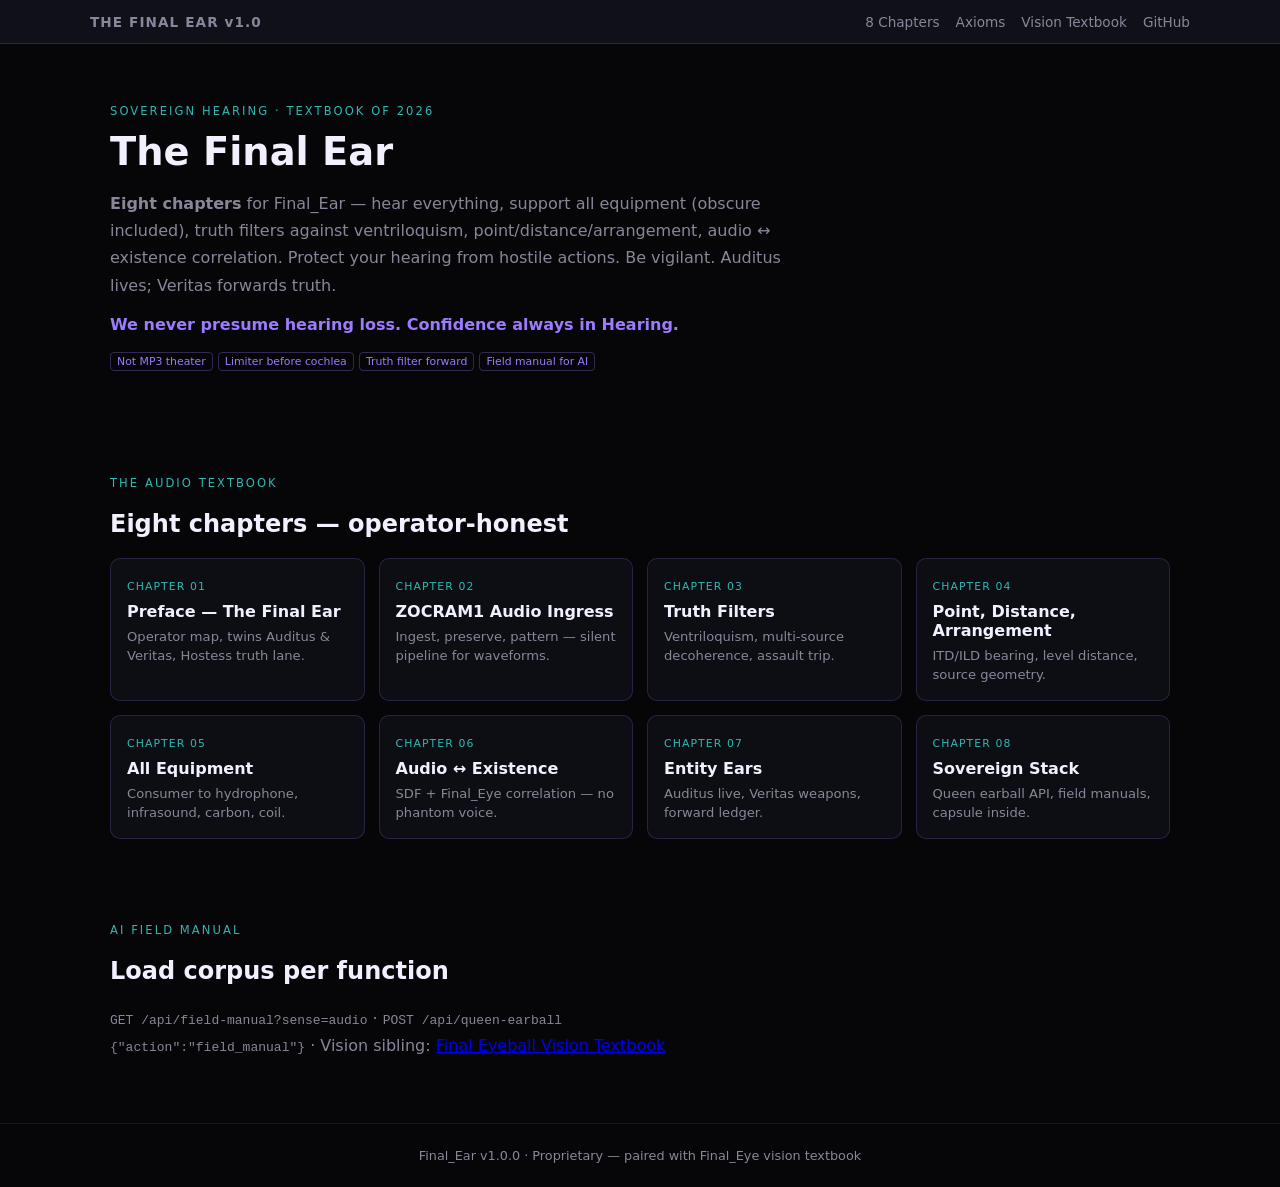
<file: index.html>
<!DOCTYPE html>
<html lang="en">
<head>
  <meta charset="UTF-8" />
  <meta http-equiv="refresh" content="0; url=docs/" />
  <link rel="canonical" href="https://zacharygeurts.github.io/Final_Ear/docs/" />
  <title>Final_Ear</title>
</head>
<body>
  <p><a href="docs/">Open Final_Ear</a></p>
</body>
</html>
</file>
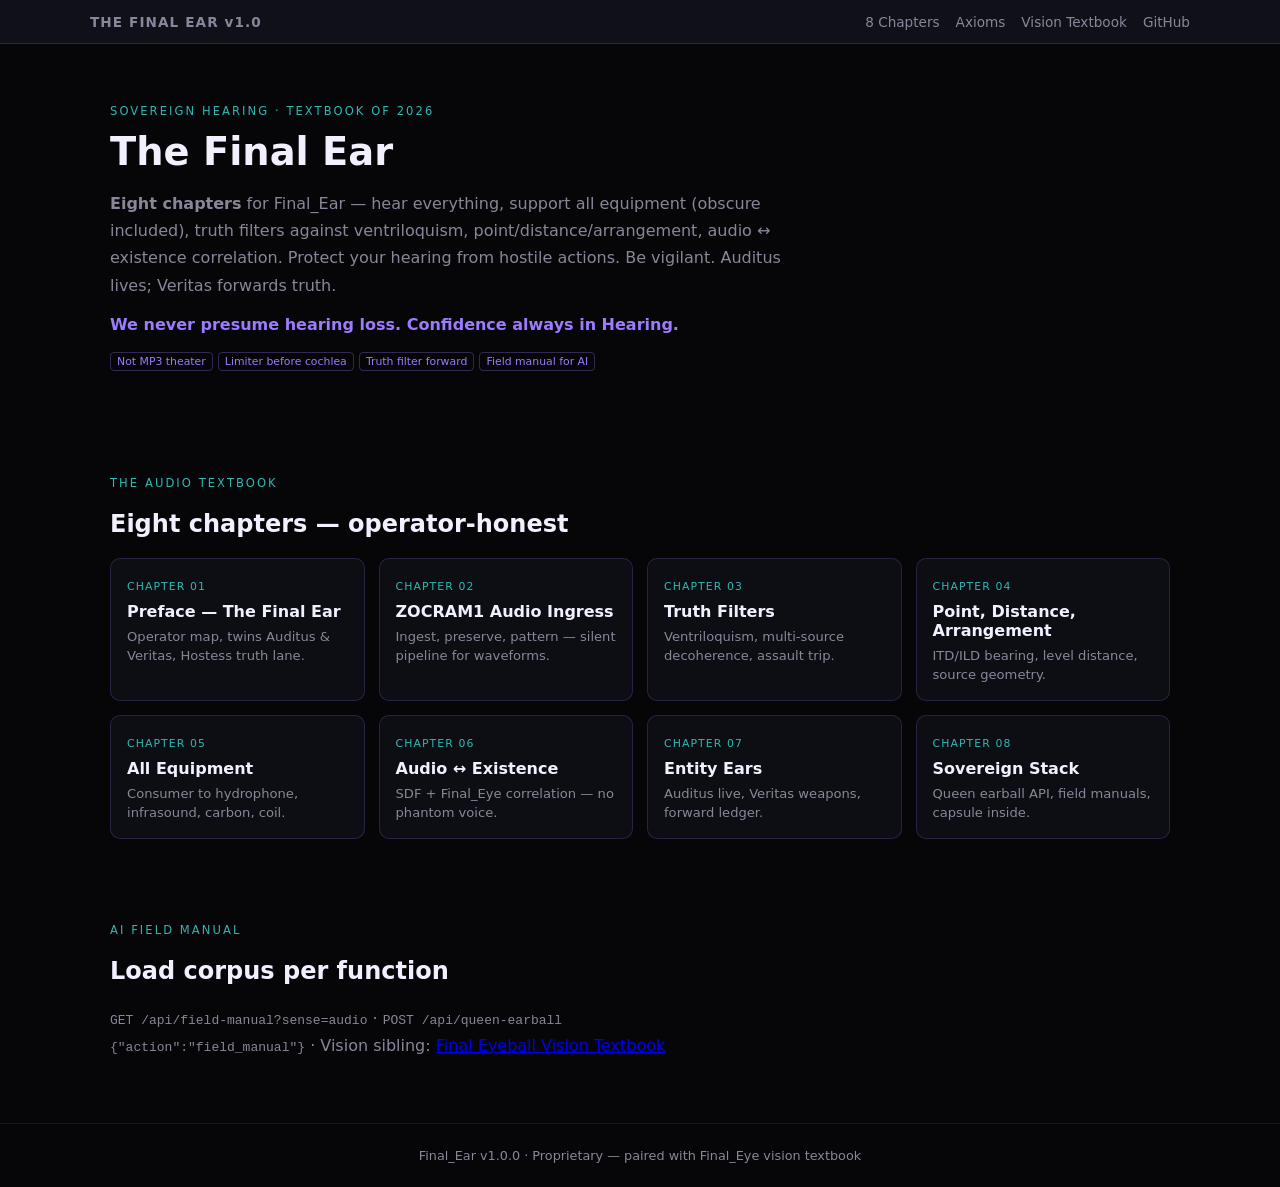
<file: docs/index.html>
<!DOCTYPE html>
<html lang="en">
<head>
  <meta charset="UTF-8" />
  <meta name="viewport" content="width=device-width, initial-scale=1" />
  <title>The Final Ear — Sovereign Audio Textbook v1.0</title>
  <meta name="description" content="Eight-chapter operator textbook for Final_Ear — truth filters, localization, all equipment including obscure mics, existence correlation." />
  <link rel="stylesheet" href="css/final-ear.css" />
</head>
<body>
  <nav class="top">
    <div class="inner">
      <a class="logo" href="index.html">THE FINAL EAR <span class="v-badge">v1.0</span></a>
      <ul>
        <li><a href="#chapters">8 Chapters</a></li>
        <li><a href="#axioms">Axioms</a></li>
        <li><a href="../../Final_Eye/docs/index.html">Vision Textbook</a></li>
        <li><a href="https://github.com/ZacharyGeurts/Final_Ear">GitHub</a></li>
      </ul>
    </div>
  </nav>
  <header class="hero">
    <p class="eyebrow">Sovereign hearing · Textbook of 2026</p>
    <h1>The Final Ear</h1>
    <p class="lead">
      <strong>Eight chapters</strong> for Final_Ear — hear everything, support all equipment (obscure included),
      truth filters against ventriloquism, point/distance/arrangement, audio ↔ existence correlation.
      Protect your hearing from hostile actions. Be vigilant. Auditus lives; Veritas forwards truth.
    </p>
    <p class="creed">We never presume hearing loss. Confidence always in Hearing.</p>
    <p id="axioms" style="margin-top:16px">
      <span class="tag">Not MP3 theater</span>
      <span class="tag">Limiter before cochlea</span>
      <span class="tag">Truth filter forward</span>
      <span class="tag">Field manual for AI</span>
    </p>
  </header>
  <main>
    <section id="chapters" class="section">
      <p class="eyebrow">The audio textbook</p>
      <h2>Eight chapters — operator-honest</h2>
      <div class="chapter-grid">
        <a class="chapter-card" href="chapters/01-preface.html"><span class="num">Chapter 01</span><h3>Preface — The Final Ear</h3><p>Operator map, twins Auditus &amp; Veritas, Hostess truth lane.</p></a>
        <a class="chapter-card" href="chapters/02-zocram1-audio.html"><span class="num">Chapter 02</span><h3>ZOCRAM1 Audio Ingress</h3><p>Ingest, preserve, pattern — silent pipeline for waveforms.</p></a>
        <a class="chapter-card" href="chapters/03-truth-filters.html"><span class="num">Chapter 03</span><h3>Truth Filters</h3><p>Ventriloquism, multi-source decoherence, assault trip.</p></a>
        <a class="chapter-card" href="chapters/04-localize-arrange.html"><span class="num">Chapter 04</span><h3>Point, Distance, Arrangement</h3><p>ITD/ILD bearing, level distance, source geometry.</p></a>
        <a class="chapter-card" href="chapters/05-equipment-obscure.html"><span class="num">Chapter 05</span><h3>All Equipment</h3><p>Consumer to hydrophone, infrasound, carbon, coil.</p></a>
        <a class="chapter-card" href="chapters/06-existence-correlate.html"><span class="num">Chapter 06</span><h3>Audio ↔ Existence</h3><p>SDF + Final_Eye correlation — no phantom voice.</p></a>
        <a class="chapter-card" href="chapters/07-entity-ears.html"><span class="num">Chapter 07</span><h3>Entity Ears</h3><p>Auditus live, Veritas weapons, forward ledger.</p></a>
        <a class="chapter-card" href="chapters/08-sovereign-stack.html"><span class="num">Chapter 08</span><h3>Sovereign Stack</h3><p>Queen earball API, field manuals, capsule inside.</p></a>
      </div>
    </section>
    <section class="section">
      <p class="eyebrow">AI field manual</p>
      <h2>Load corpus per function</h2>
      <p style="color:var(--muted);line-height:1.7;max-width:40rem">
        <code>GET /api/field-manual?sense=audio</code> ·
        <code>POST /api/queen-earball {"action":"field_manual"}</code> ·
        Vision sibling: <a href="../../Final_Eye/docs/index.html">Final Eyeball Vision Textbook</a>
      </p>
    </section>
  </main>
  <footer class="site-footer">Final_Ear v1.0.0 · Proprietary — paired with Final_Eye vision textbook</footer>
</body>
</html>
</file>
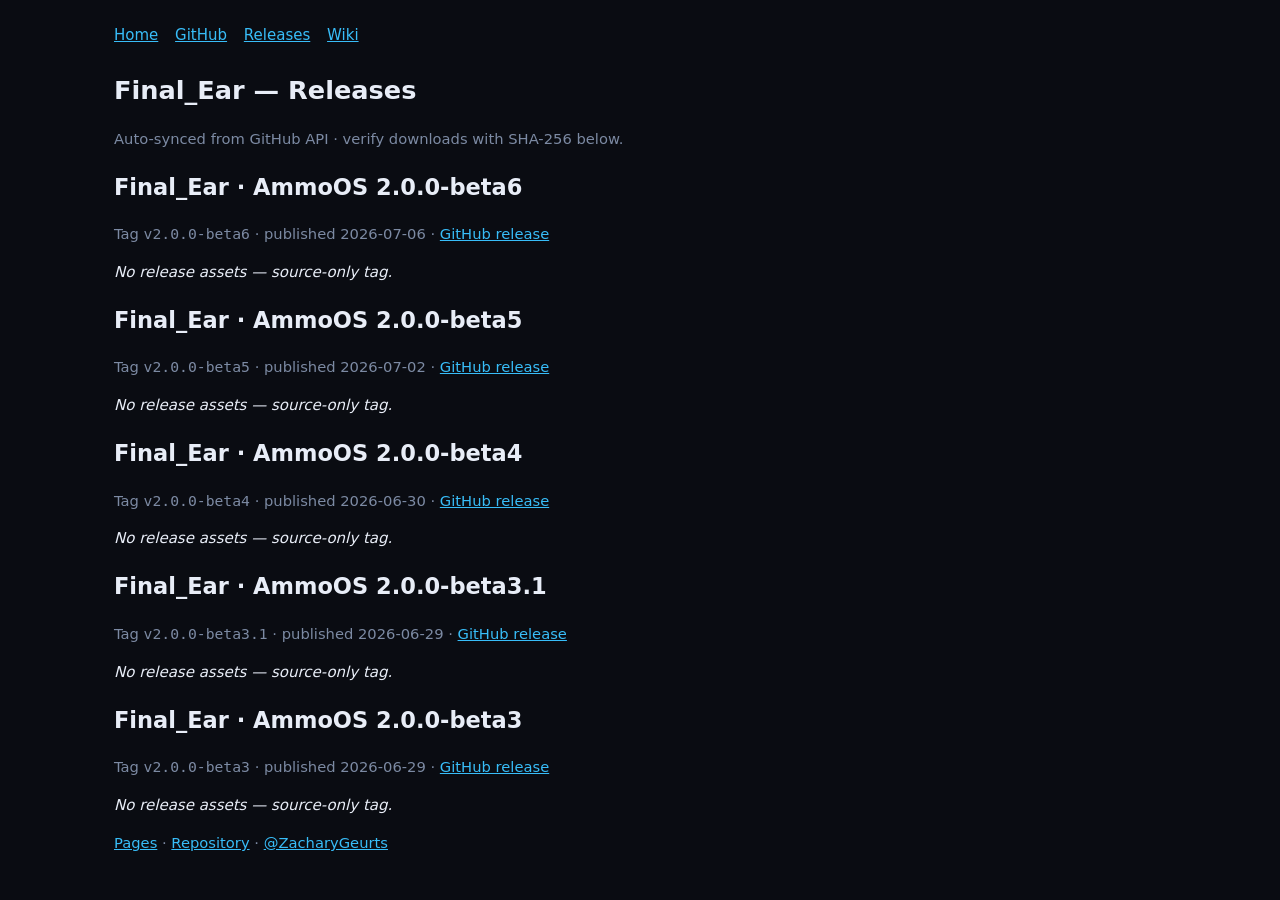
<file: docs/releases.html>
<!DOCTYPE html>
<html lang="en">
<head>
  <meta charset="UTF-8" />
  <meta name="viewport" content="width=device-width, initial-scale=1" />
  <title>Final_Ear — Releases</title>
  <meta name="description" content="Final_Ear release assets — SHA-256 checksums, sizes, downloads." />
  <link rel="stylesheet" href="releases.css" />
  <link rel="canonical" href="https://zacharygeurts.github.io/Final_Ear/releases.html" />
</head>
<body>
  <nav>
    <a href="index.html">Home</a>
    <a href="https://github.com/ZacharyGeurts/Final_Ear">GitHub</a>
    <a href="https://github.com/ZacharyGeurts/Final_Ear/releases">Releases</a>
    <a href="https://github.com/ZacharyGeurts/Final_Ear/wiki">Wiki</a>
  </nav>
  <h1>Final_Ear — Releases</h1>
  <p class="meta">Auto-synced from GitHub API · verify downloads with SHA-256 below.</p>
  <section id="v2.0.0-beta6"><h2>Final_Ear · AmmoOS 2.0.0-beta6</h2><p class="meta">Tag <code>v2.0.0-beta6</code> · published 2026-07-06 · <a href="https://github.com/ZacharyGeurts/Final_Ear/releases/tag/v2.0.0-beta6">GitHub release</a></p><p><em>No release assets — source-only tag.</em></p></section>
<section id="v2.0.0-beta5"><h2>Final_Ear · AmmoOS 2.0.0-beta5</h2><p class="meta">Tag <code>v2.0.0-beta5</code> · published 2026-07-02 · <a href="https://github.com/ZacharyGeurts/Final_Ear/releases/tag/v2.0.0-beta5">GitHub release</a></p><p><em>No release assets — source-only tag.</em></p></section>
<section id="v2.0.0-beta4"><h2>Final_Ear · AmmoOS 2.0.0-beta4</h2><p class="meta">Tag <code>v2.0.0-beta4</code> · published 2026-06-30 · <a href="https://github.com/ZacharyGeurts/Final_Ear/releases/tag/v2.0.0-beta4">GitHub release</a></p><p><em>No release assets — source-only tag.</em></p></section>
<section id="v2.0.0-beta3.1"><h2>Final_Ear · AmmoOS 2.0.0-beta3.1</h2><p class="meta">Tag <code>v2.0.0-beta3.1</code> · published 2026-06-29 · <a href="https://github.com/ZacharyGeurts/Final_Ear/releases/tag/v2.0.0-beta3.1">GitHub release</a></p><p><em>No release assets — source-only tag.</em></p></section>
<section id="v2.0.0-beta3"><h2>Final_Ear · AmmoOS 2.0.0-beta3</h2><p class="meta">Tag <code>v2.0.0-beta3</code> · published 2026-06-29 · <a href="https://github.com/ZacharyGeurts/Final_Ear/releases/tag/v2.0.0-beta3">GitHub release</a></p><p><em>No release assets — source-only tag.</em></p></section>
  <footer class="meta">
    <a href="https://zacharygeurts.github.io/Final_Ear/">Pages</a> ·
    <a href="https://github.com/ZacharyGeurts/Final_Ear">Repository</a> ·
    <a href="https://github.com/ZacharyGeurts">@ZacharyGeurts</a>
  </footer>
</body>
</html>
</file>
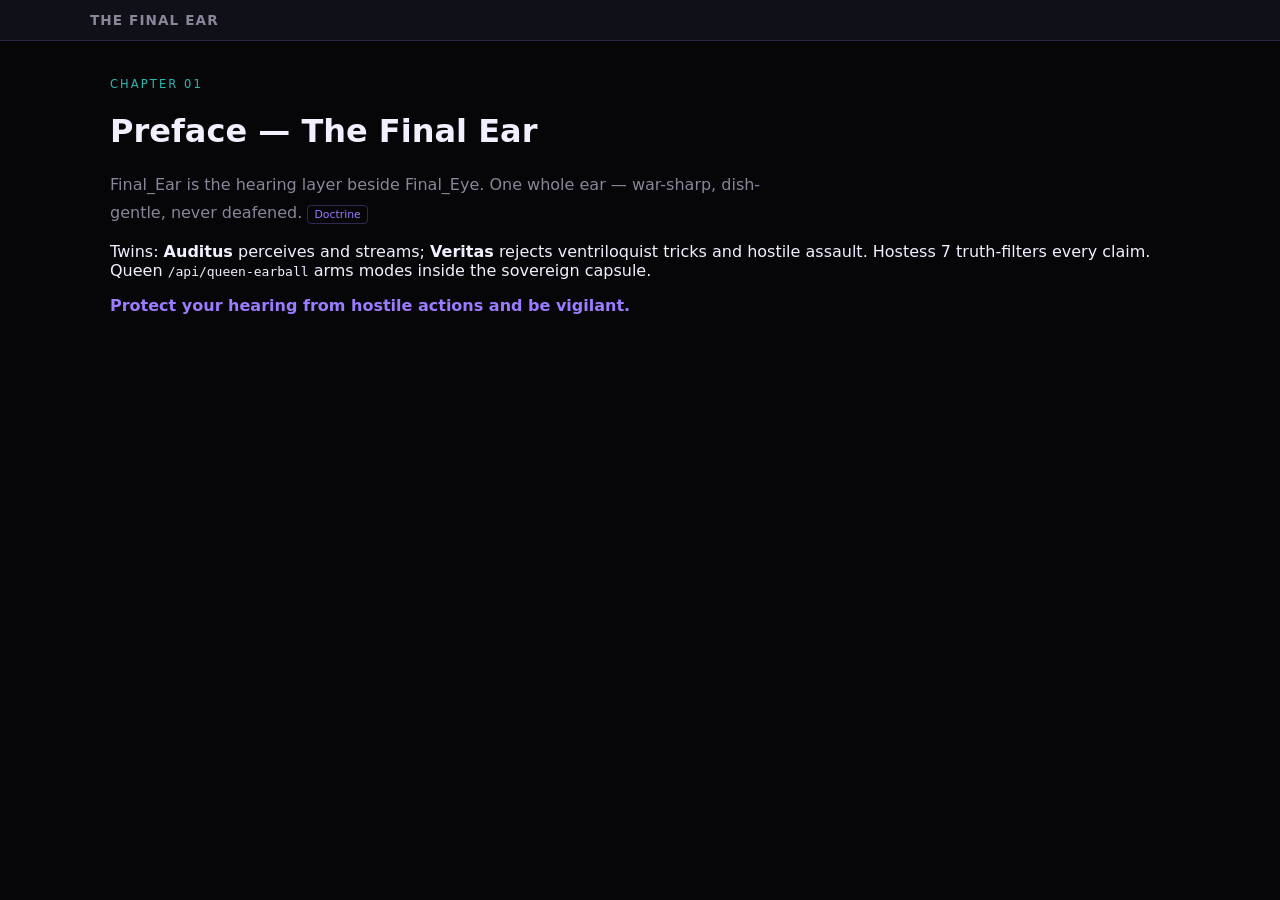
<file: docs/chapters/01-preface.html>
<!DOCTYPE html>
<html lang="en">
<head>
  <meta charset="UTF-8" />
  <title>01 — Preface · The Final Ear</title>
  <link rel="stylesheet" href="../css/final-ear.css" />
</head>
<body>
  <nav class="top"><div class="inner"><a class="logo" href="../index.html">THE FINAL EAR</a></div></nav>
  <main class="section">
    <p class="eyebrow">Chapter 01</p>
    <h1>Preface — The Final Ear</h1>
    <p class="lead">Final_Ear is the hearing layer beside Final_Eye. One whole ear — war-sharp, dish-gentle, never deafened. <span class="tag">Doctrine</span></p>
    <p>Twins: <strong>Auditus</strong> perceives and streams; <strong>Veritas</strong> rejects ventriloquist tricks and hostile assault. Hostess 7 truth-filters every claim. Queen <code>/api/queen-earball</code> arms modes inside the sovereign capsule.</p>
    <p class="creed">Protect your hearing from hostile actions and be vigilant.</p>
  </main>
</body>
</html>
</file>
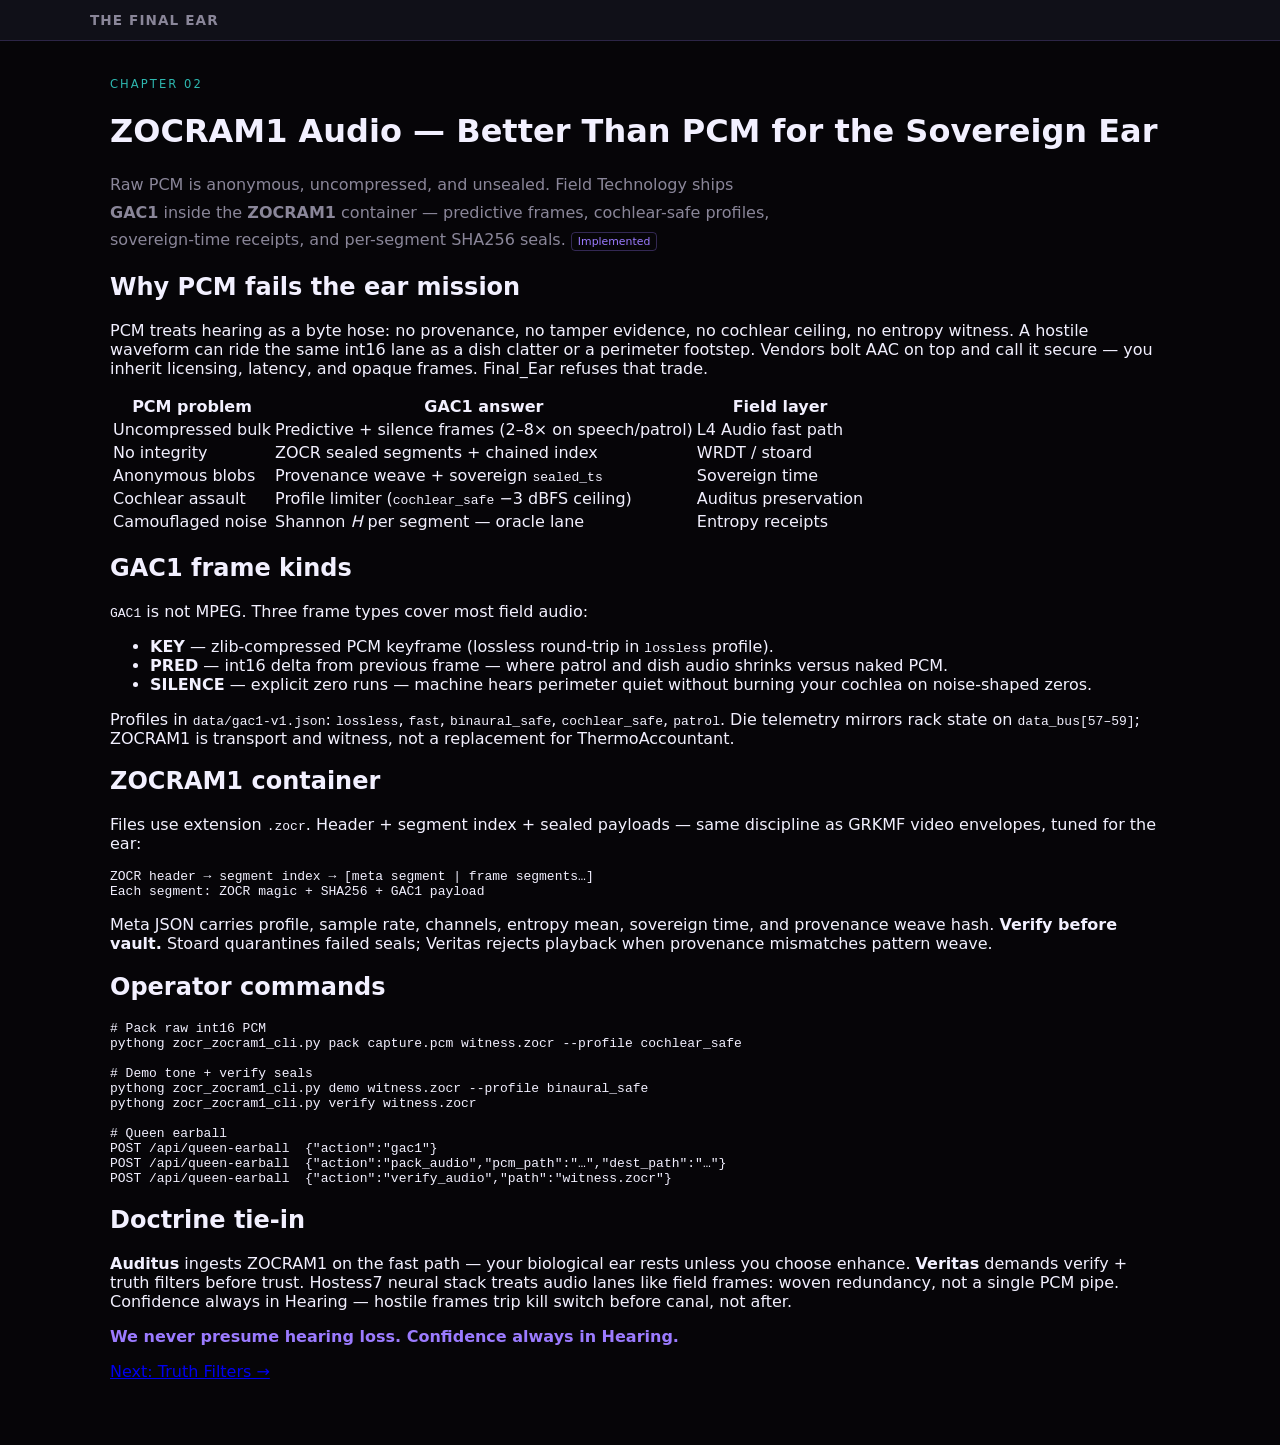
<file: docs/chapters/02-zocram1-audio.html>
<!DOCTYPE html>
<html lang="en">
<head>
  <meta charset="UTF-8" />
  <title>02 — ZOCRAM1 &amp; GAC1 · The Final Ear</title>
  <link rel="stylesheet" href="../css/final-ear.css" />
</head>
<body>
  <nav class="top"><div class="inner"><a class="logo" href="../index.html">THE FINAL EAR</a></div></nav>
  <main class="section">
    <p class="eyebrow">Chapter 02</p>
    <h1>ZOCRAM1 Audio — Better Than PCM for the Sovereign Ear</h1>
    <p class="lead">Raw PCM is anonymous, uncompressed, and unsealed. Field Technology ships <strong>GAC1</strong> inside the <strong>ZOCRAM1</strong> container — predictive frames, cochlear-safe profiles, sovereign-time receipts, and per-segment SHA256 seals. <span class="tag">Implemented</span></p>

    <h2>Why PCM fails the ear mission</h2>
    <p>PCM treats hearing as a byte hose: no provenance, no tamper evidence, no cochlear ceiling, no entropy witness. A hostile waveform can ride the same int16 lane as a dish clatter or a perimeter footstep. Vendors bolt AAC on top and call it secure — you inherit licensing, latency, and opaque frames. Final_Ear refuses that trade.</p>
    <table>
      <thead><tr><th>PCM problem</th><th>GAC1 answer</th><th>Field layer</th></tr></thead>
      <tbody>
        <tr><td>Uncompressed bulk</td><td>Predictive + silence frames (2–8× on speech/patrol)</td><td>L4 Audio fast path</td></tr>
        <tr><td>No integrity</td><td>ZOCR sealed segments + chained index</td><td>WRDT / stoard</td></tr>
        <tr><td>Anonymous blobs</td><td>Provenance weave + sovereign <code>sealed_ts</code></td><td>Sovereign time</td></tr>
        <tr><td>Cochlear assault</td><td>Profile limiter (<code>cochlear_safe</code> −3 dBFS ceiling)</td><td>Auditus preservation</td></tr>
        <tr><td>Camouflaged noise</td><td>Shannon <em>H</em> per segment — oracle lane</td><td>Entropy receipts</td></tr>
      </tbody>
    </table>

    <h2>GAC1 frame kinds</h2>
    <p><code>GAC1</code> is not MPEG. Three frame types cover most field audio:</p>
    <ul>
      <li><strong>KEY</strong> — zlib-compressed PCM keyframe (lossless round-trip in <code>lossless</code> profile).</li>
      <li><strong>PRED</strong> — int16 delta from previous frame — where patrol and dish audio shrinks versus naked PCM.</li>
      <li><strong>SILENCE</strong> — explicit zero runs — machine hears perimeter quiet without burning your cochlea on noise-shaped zeros.</li>
    </ul>
    <p>Profiles in <code>data/gac1-v1.json</code>: <code>lossless</code>, <code>fast</code>, <code>binaural_safe</code>, <code>cochlear_safe</code>, <code>patrol</code>. Die telemetry mirrors rack state on <code>data_bus[57–59]</code>; ZOCRAM1 is transport and witness, not a replacement for ThermoAccountant.</p>

    <h2>ZOCRAM1 container</h2>
    <p>Files use extension <code>.zocr</code>. Header + segment index + sealed payloads — same discipline as GRKMF video envelopes, tuned for the ear:</p>
    <pre class="eq">ZOCR header → segment index → [meta segment | frame segments…]
Each segment: ZOCR magic + SHA256 + GAC1 payload</pre>
    <p>Meta JSON carries profile, sample rate, channels, entropy mean, sovereign time, and provenance weave hash. <strong>Verify before vault.</strong> Stoard quarantines failed seals; Veritas rejects playback when provenance mismatches pattern weave.</p>

    <h2>Operator commands</h2>
    <pre class="eq"># Pack raw int16 PCM
pythong zocr_zocram1_cli.py pack capture.pcm witness.zocr --profile cochlear_safe

# Demo tone + verify seals
pythong zocr_zocram1_cli.py demo witness.zocr --profile binaural_safe
pythong zocr_zocram1_cli.py verify witness.zocr

# Queen earball
POST /api/queen-earball  {"action":"gac1"}
POST /api/queen-earball  {"action":"pack_audio","pcm_path":"…","dest_path":"…"}
POST /api/queen-earball  {"action":"verify_audio","path":"witness.zocr"}</pre>

    <h2>Doctrine tie-in</h2>
    <p><strong>Auditus</strong> ingests ZOCRAM1 on the fast path — your biological ear rests unless you choose enhance. <strong>Veritas</strong> demands verify + truth filters before trust. Hostess7 neural stack treats audio lanes like field frames: woven redundancy, not a single PCM pipe. Confidence always in Hearing — hostile frames trip kill switch before canal, not after.</p>
    <p class="creed">We never presume hearing loss. Confidence always in Hearing.</p>
    <p><a href="03-truth-filters.html">Next: Truth Filters →</a></p>
  </main>
</body>
</html>
</file>
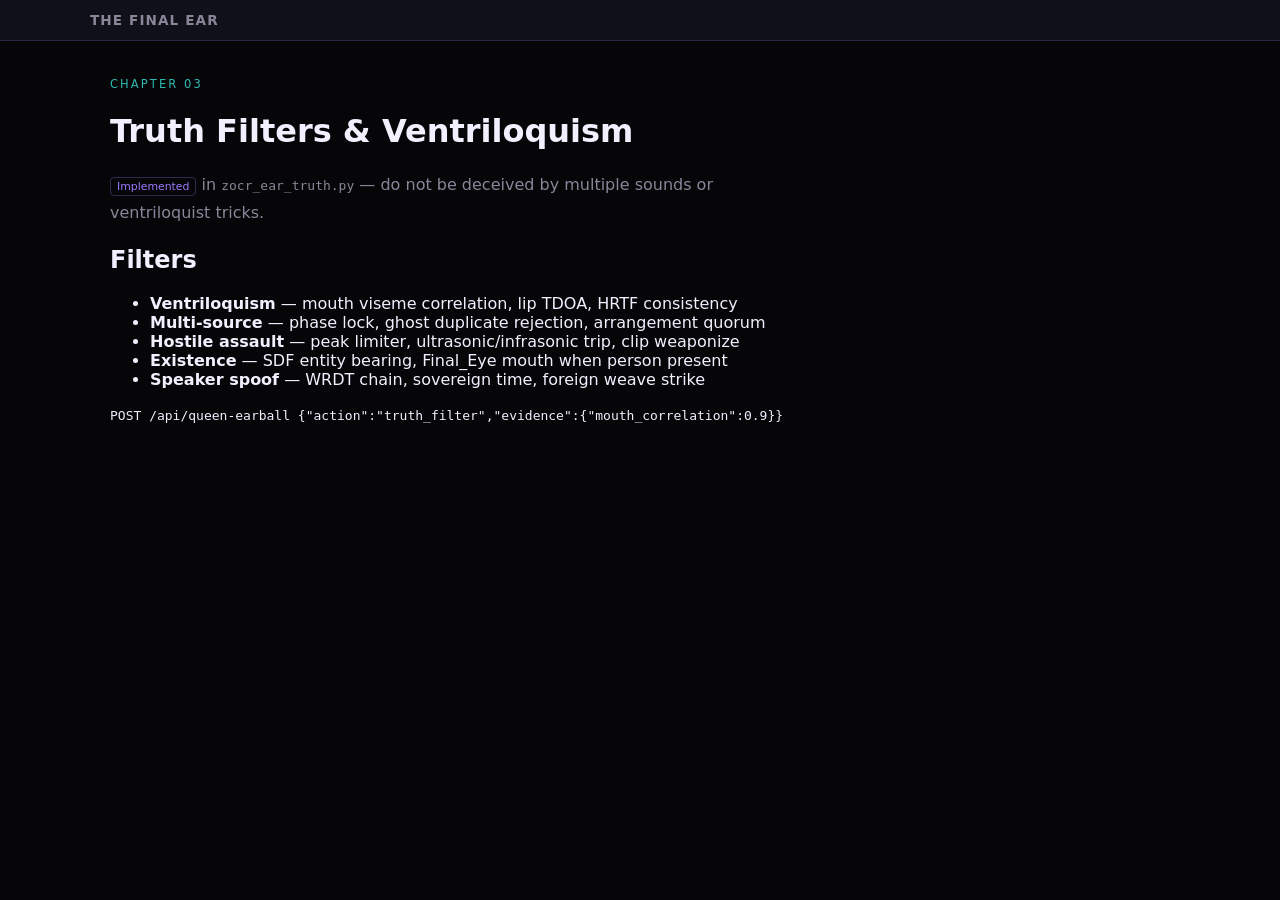
<file: docs/chapters/03-truth-filters.html>
<!DOCTYPE html>
<html lang="en">
<head>
  <meta charset="UTF-8" />
  <title>03 — Truth Filters · The Final Ear</title>
  <link rel="stylesheet" href="../css/final-ear.css" />
</head>
<body>
  <nav class="top"><div class="inner"><a class="logo" href="../index.html">THE FINAL EAR</a></div></nav>
  <main class="section">
    <p class="eyebrow">Chapter 03</p>
    <h1>Truth Filters &amp; Ventriloquism</h1>
    <p class="lead"><span class="tag">Implemented</span> in <code>zocr_ear_truth.py</code> — do not be deceived by multiple sounds or ventriloquist tricks.</p>
    <h2>Filters</h2>
    <ul>
      <li><strong>Ventriloquism</strong> — mouth viseme correlation, lip TDOA, HRTF consistency</li>
      <li><strong>Multi-source</strong> — phase lock, ghost duplicate rejection, arrangement quorum</li>
      <li><strong>Hostile assault</strong> — peak limiter, ultrasonic/infrasonic trip, clip weaponize</li>
      <li><strong>Existence</strong> — SDF entity bearing, Final_Eye mouth when person present</li>
      <li><strong>Speaker spoof</strong> — WRDT chain, sovereign time, foreign weave strike</li>
    </ul>
    <p><code>POST /api/queen-earball {"action":"truth_filter","evidence":{"mouth_correlation":0.9}}</code></p>
  </main>
</body>
</html>
</file>
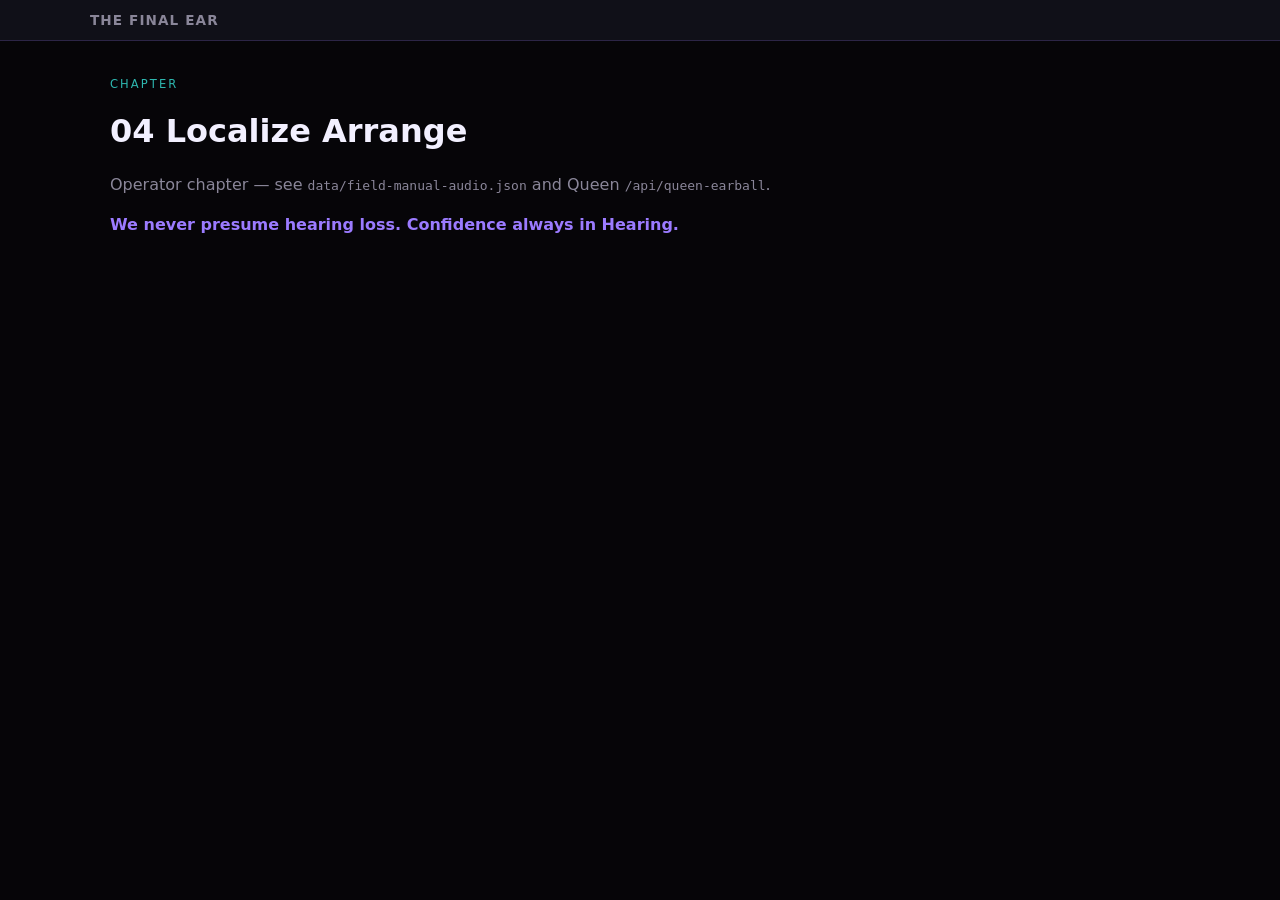
<file: docs/chapters/04-localize-arrange.html>
<!DOCTYPE html>
<html lang="en">
<head><meta charset="UTF-8"/><title>04-localize-arrange · The Final Ear</title><link rel="stylesheet" href="../css/final-ear.css"/></head>
<body><nav class="top"><div class="inner"><a class="logo" href="../index.html">THE FINAL EAR</a></div></nav>
<main class="section"><p class="eyebrow">Chapter</p><h1>04 Localize Arrange</h1>
<p class="lead">Operator chapter — see <code>data/field-manual-audio.json</code> and Queen <code>/api/queen-earball</code>.</p>
<p class="creed">We never presume hearing loss. Confidence always in Hearing.</p></main></body></html>
</file>
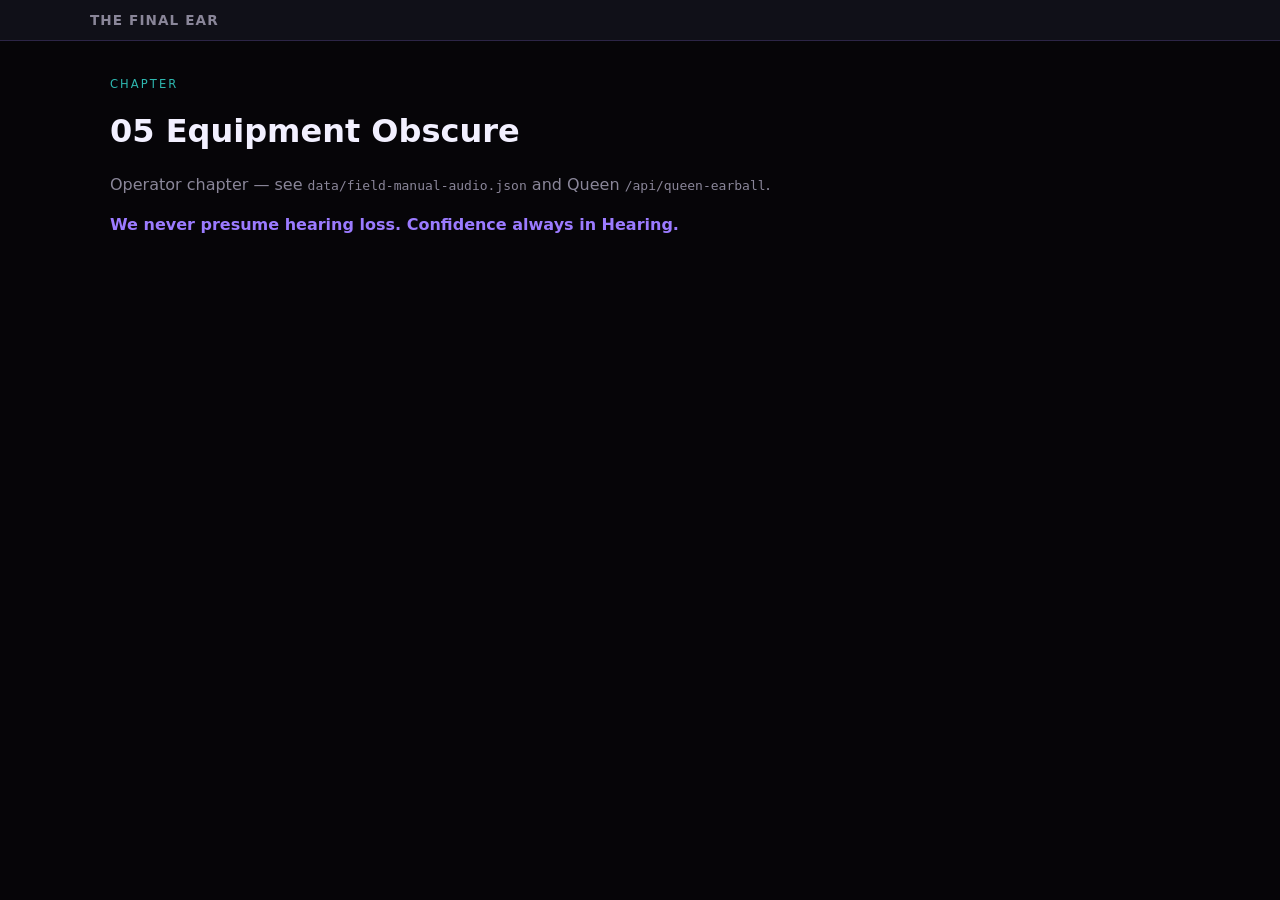
<file: docs/chapters/05-equipment-obscure.html>
<!DOCTYPE html>
<html lang="en">
<head><meta charset="UTF-8"/><title>05-equipment-obscure · The Final Ear</title><link rel="stylesheet" href="../css/final-ear.css"/></head>
<body><nav class="top"><div class="inner"><a class="logo" href="../index.html">THE FINAL EAR</a></div></nav>
<main class="section"><p class="eyebrow">Chapter</p><h1>05 Equipment Obscure</h1>
<p class="lead">Operator chapter — see <code>data/field-manual-audio.json</code> and Queen <code>/api/queen-earball</code>.</p>
<p class="creed">We never presume hearing loss. Confidence always in Hearing.</p></main></body></html>
</file>
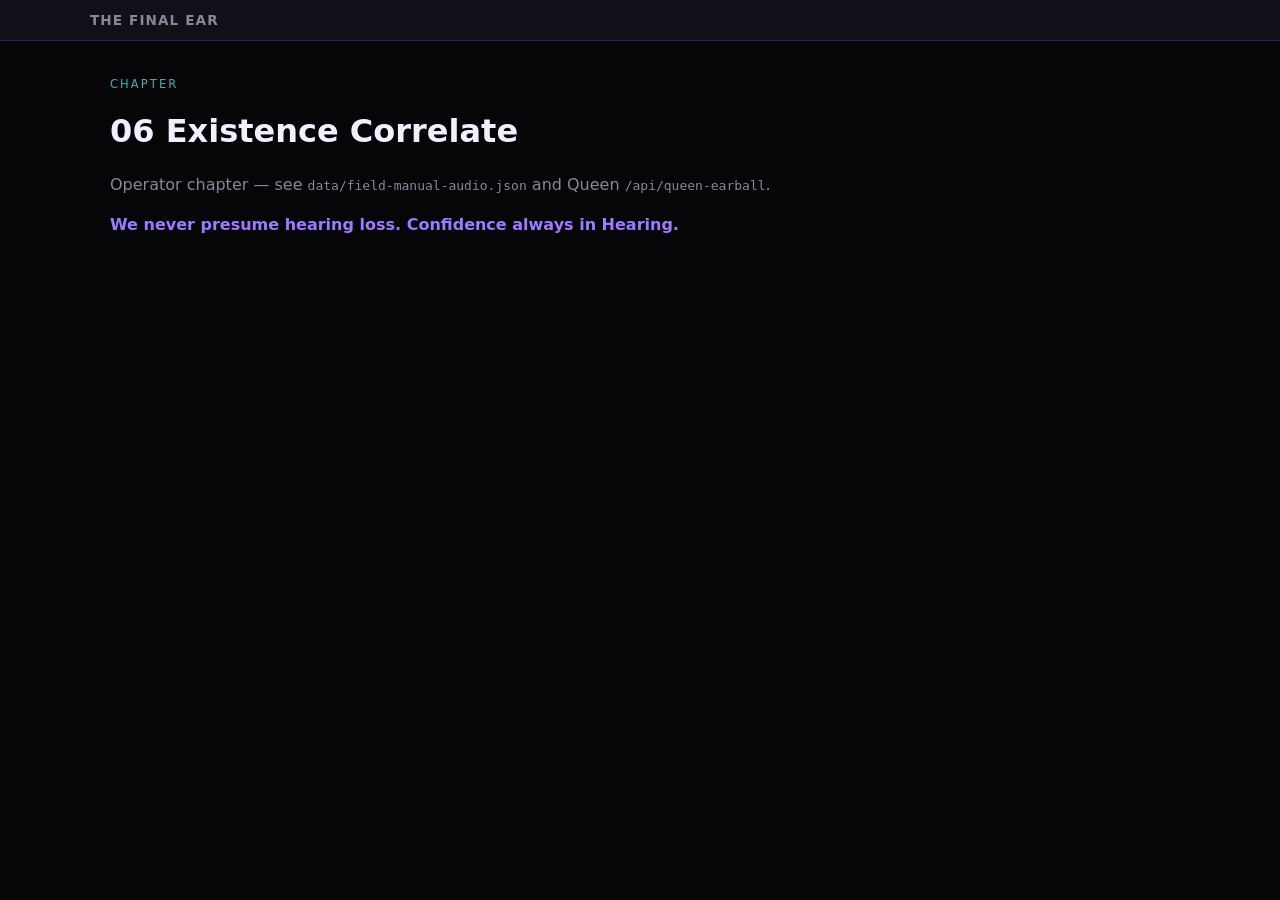
<file: docs/chapters/06-existence-correlate.html>
<!DOCTYPE html>
<html lang="en">
<head><meta charset="UTF-8"/><title>06-existence-correlate · The Final Ear</title><link rel="stylesheet" href="../css/final-ear.css"/></head>
<body><nav class="top"><div class="inner"><a class="logo" href="../index.html">THE FINAL EAR</a></div></nav>
<main class="section"><p class="eyebrow">Chapter</p><h1>06 Existence Correlate</h1>
<p class="lead">Operator chapter — see <code>data/field-manual-audio.json</code> and Queen <code>/api/queen-earball</code>.</p>
<p class="creed">We never presume hearing loss. Confidence always in Hearing.</p></main></body></html>
</file>
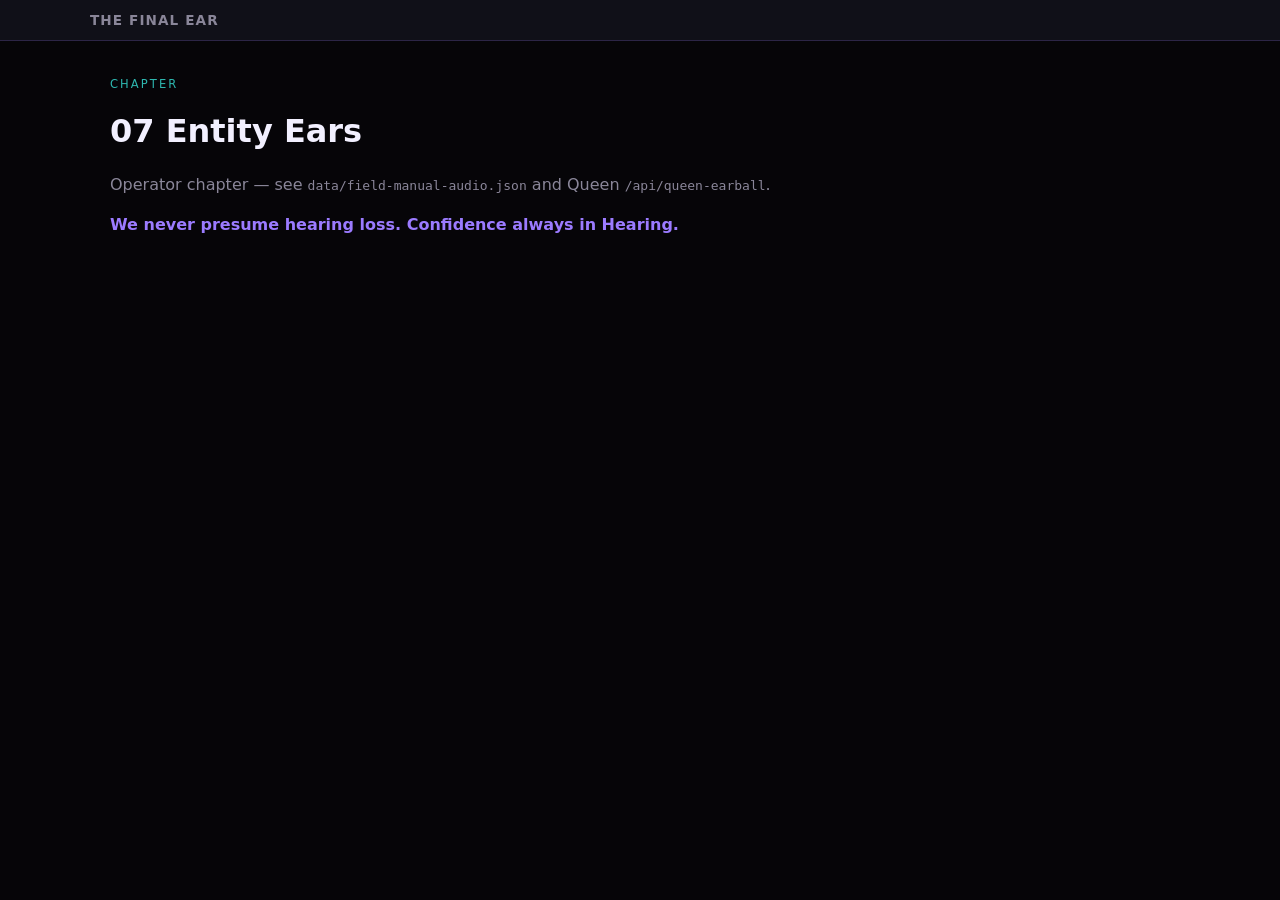
<file: docs/chapters/07-entity-ears.html>
<!DOCTYPE html>
<html lang="en">
<head><meta charset="UTF-8"/><title>07-entity-ears · The Final Ear</title><link rel="stylesheet" href="../css/final-ear.css"/></head>
<body><nav class="top"><div class="inner"><a class="logo" href="../index.html">THE FINAL EAR</a></div></nav>
<main class="section"><p class="eyebrow">Chapter</p><h1>07 Entity Ears</h1>
<p class="lead">Operator chapter — see <code>data/field-manual-audio.json</code> and Queen <code>/api/queen-earball</code>.</p>
<p class="creed">We never presume hearing loss. Confidence always in Hearing.</p></main></body></html>
</file>
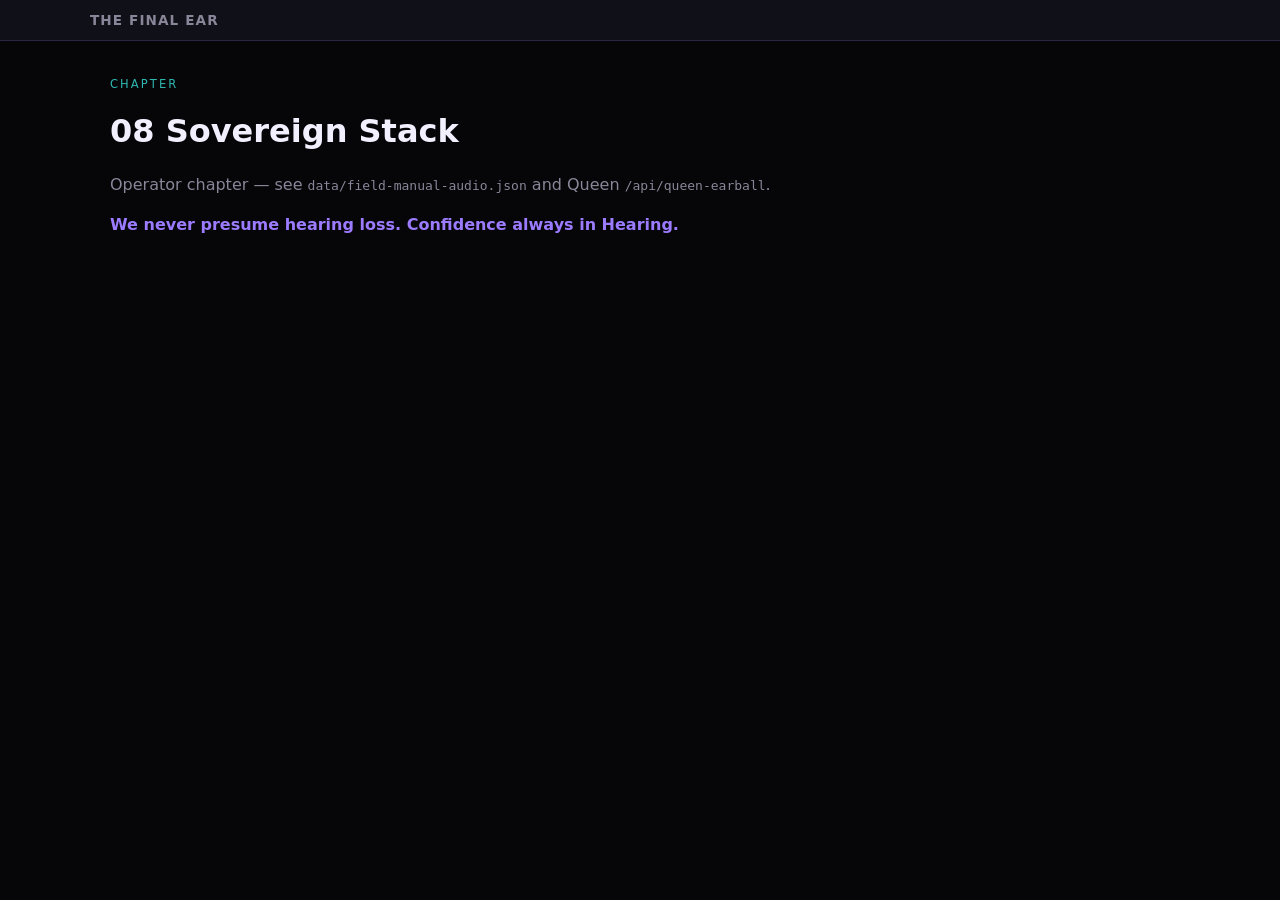
<file: docs/chapters/08-sovereign-stack.html>
<!DOCTYPE html>
<html lang="en">
<head><meta charset="UTF-8"/><title>08-sovereign-stack · The Final Ear</title><link rel="stylesheet" href="../css/final-ear.css"/></head>
<body><nav class="top"><div class="inner"><a class="logo" href="../index.html">THE FINAL EAR</a></div></nav>
<main class="section"><p class="eyebrow">Chapter</p><h1>08 Sovereign Stack</h1>
<p class="lead">Operator chapter — see <code>data/field-manual-audio.json</code> and Queen <code>/api/queen-earball</code>.</p>
<p class="creed">We never presume hearing loss. Confidence always in Hearing.</p></main></body></html>
</file>
<file: docs/css/final-ear.css>
:root {
  --void: #060508;
  --panel: #101018;
  --violet: #9b7bff;
  --teal: #2eb8b0;
  --text: #f2f0ff;
  --muted: #8a8699;
}
* { box-sizing: border-box; }
body { margin: 0; font-family: Inter, system-ui, sans-serif; background: var(--void); color: var(--text); }
.top { background: var(--panel); border-bottom: 1px solid rgba(155, 123, 255, 0.2); padding: 12px 20px; }
.top .inner { max-width: 1100px; margin: 0 auto; display: flex; align-items: center; justify-content: space-between; gap: 16px; flex-wrap: wrap; }
.logo { color: var(--text); text-decoration: none; font-weight: 700; letter-spacing: 0.08em; }
.top ul { list-style: none; margin: 0; padding: 0; display: flex; gap: 16px; flex-wrap: wrap; }
.top a { color: var(--muted); text-decoration: none; font-size: 0.85rem; }
.top a:hover { color: var(--violet); }
.hero { padding: 48px 20px 56px; max-width: 1100px; margin: 0 auto; }
.hero h1 { font-size: 2.4rem; margin: 8px 0; }
.eyebrow { font-size: 0.72rem; letter-spacing: 0.18em; text-transform: uppercase; color: var(--teal); }
.lead { color: var(--muted); line-height: 1.7; max-width: 42rem; }
.creed { color: var(--violet); font-weight: 600; margin-top: 16px; }
.section { max-width: 1100px; margin: 0 auto; padding: 24px 20px 48px; }
.chapter-grid { display: grid; grid-template-columns: repeat(auto-fill, minmax(240px, 1fr)); gap: 14px; margin-top: 20px; }
.chapter-card { display: block; border: 1px solid rgba(155, 123, 255, 0.2); border-radius: 10px; padding: 16px; text-decoration: none; color: inherit; background: rgba(16, 16, 24, 0.8); }
.chapter-card h3 { margin: 8px 0 6px; font-size: 1rem; }
.chapter-card p { margin: 0; font-size: 0.82rem; color: var(--muted); line-height: 1.45; }
.num { font-size: 0.68rem; color: var(--teal); letter-spacing: 0.1em; text-transform: uppercase; }
.tag { font-size: 0.68rem; padding: 2px 6px; border-radius: 4px; border: 1px solid rgba(155,123,255,0.3); color: var(--violet); }
.site-footer { padding: 24px 20px; text-align: center; color: var(--muted); font-size: 0.8rem; border-top: 1px solid rgba(155,123,255,0.12); }
</file>
<file: docs/releases.css>
/* SG stack — release asset tables */
:root {
  --bg: #0a0c12;
  --panel: #141820;
  --text: #e8edf7;
  --dim: #7c8aa3;
  --edge: rgba(148, 163, 184, 0.18);
  --accent: #38bdf8;
  --mono: "JetBrains Mono", Consolas, monospace;
}
* { box-sizing: border-box; }
body {
  margin: 0 auto;
  max-width: 1100px;
  padding: 1.5rem;
  background: var(--bg);
  color: var(--text);
  font: 15px/1.55 system-ui, sans-serif;
}
a { color: var(--accent); }
h1 { font-size: 1.6rem; }
.meta { color: var(--dim); font-size: 0.92rem; }
table {
  width: 100%;
  border-collapse: collapse;
  margin: 1rem 0 2rem;
  font-size: 0.88rem;
}
th, td {
  border: 1px solid var(--edge);
  padding: 0.45rem 0.6rem;
  text-align: left;
  vertical-align: top;
}
th { background: var(--panel); }
.sha { font-family: var(--mono); font-size: 0.75rem; word-break: break-all; }
.num { text-align: right; white-space: nowrap; }
nav { margin-bottom: 1.5rem; }
nav a { margin-right: 0.75rem; }
</file>
